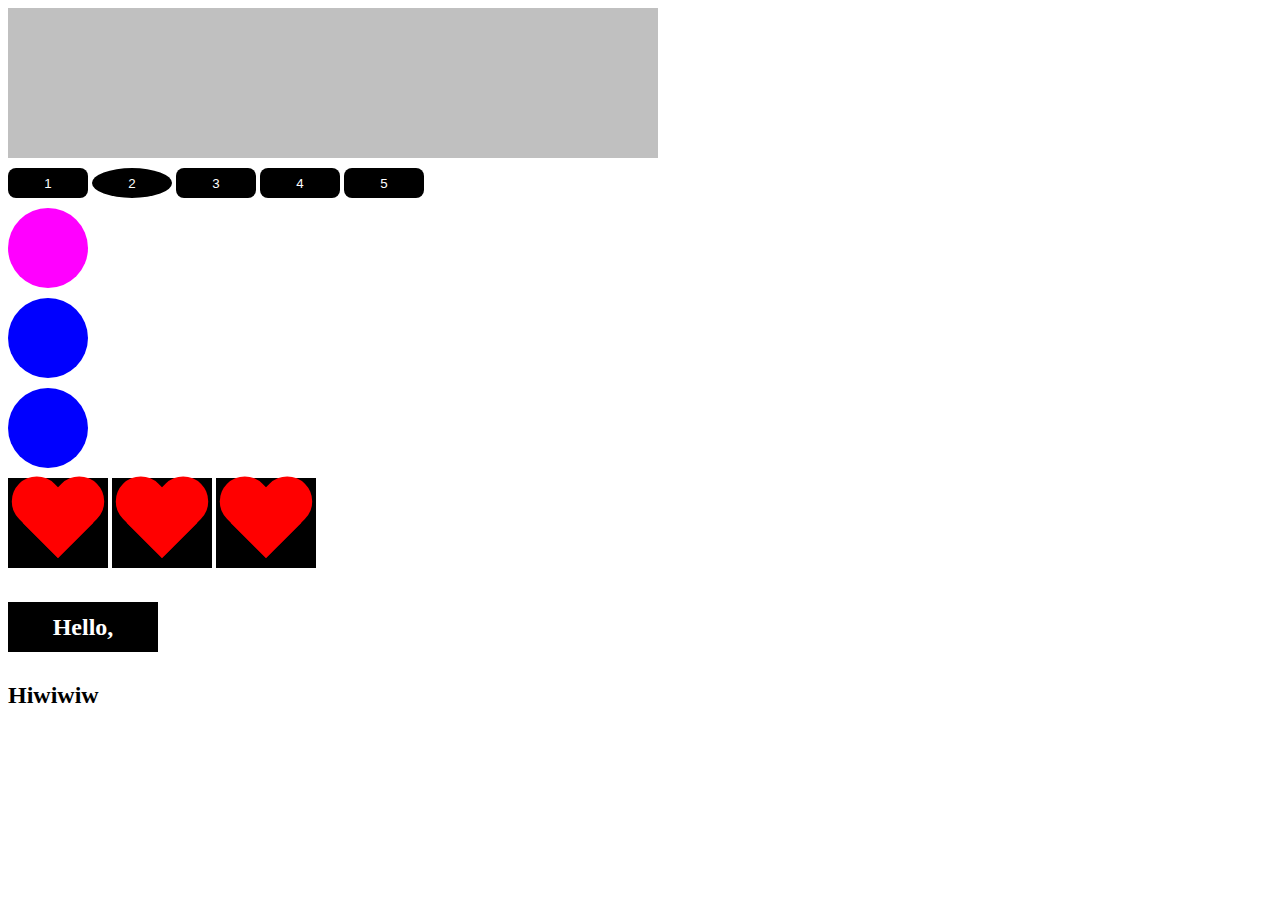
<file: elements/index.html>
<!DOCTYPE html>
<html lang="ru">
	<head>
		<meta charset="utf-8">
		<meta http-equiv="X-UA-Compatible" content="IE=edge">
		<title>JavaScript</title>
		<link rel="stylesheet" href="css/style.css">
	</head>
	<body>
		<div class="box" id="box"></div>
		<button>1</button>
		<button>2</button>
		<button>3</button>
		<button>4</button>
		<button>5</button>

		<div class="circle"></div>
		<div class="circle"></div>
		<div class="circle"></div>

		<div class="wrapper">
			<div class="heart"></div>
			<div class="heart"></div>
            <div class="heart"></div>
            
		</div>

		<script src="js/script.js"></script>
	</body>
</html>
</file>
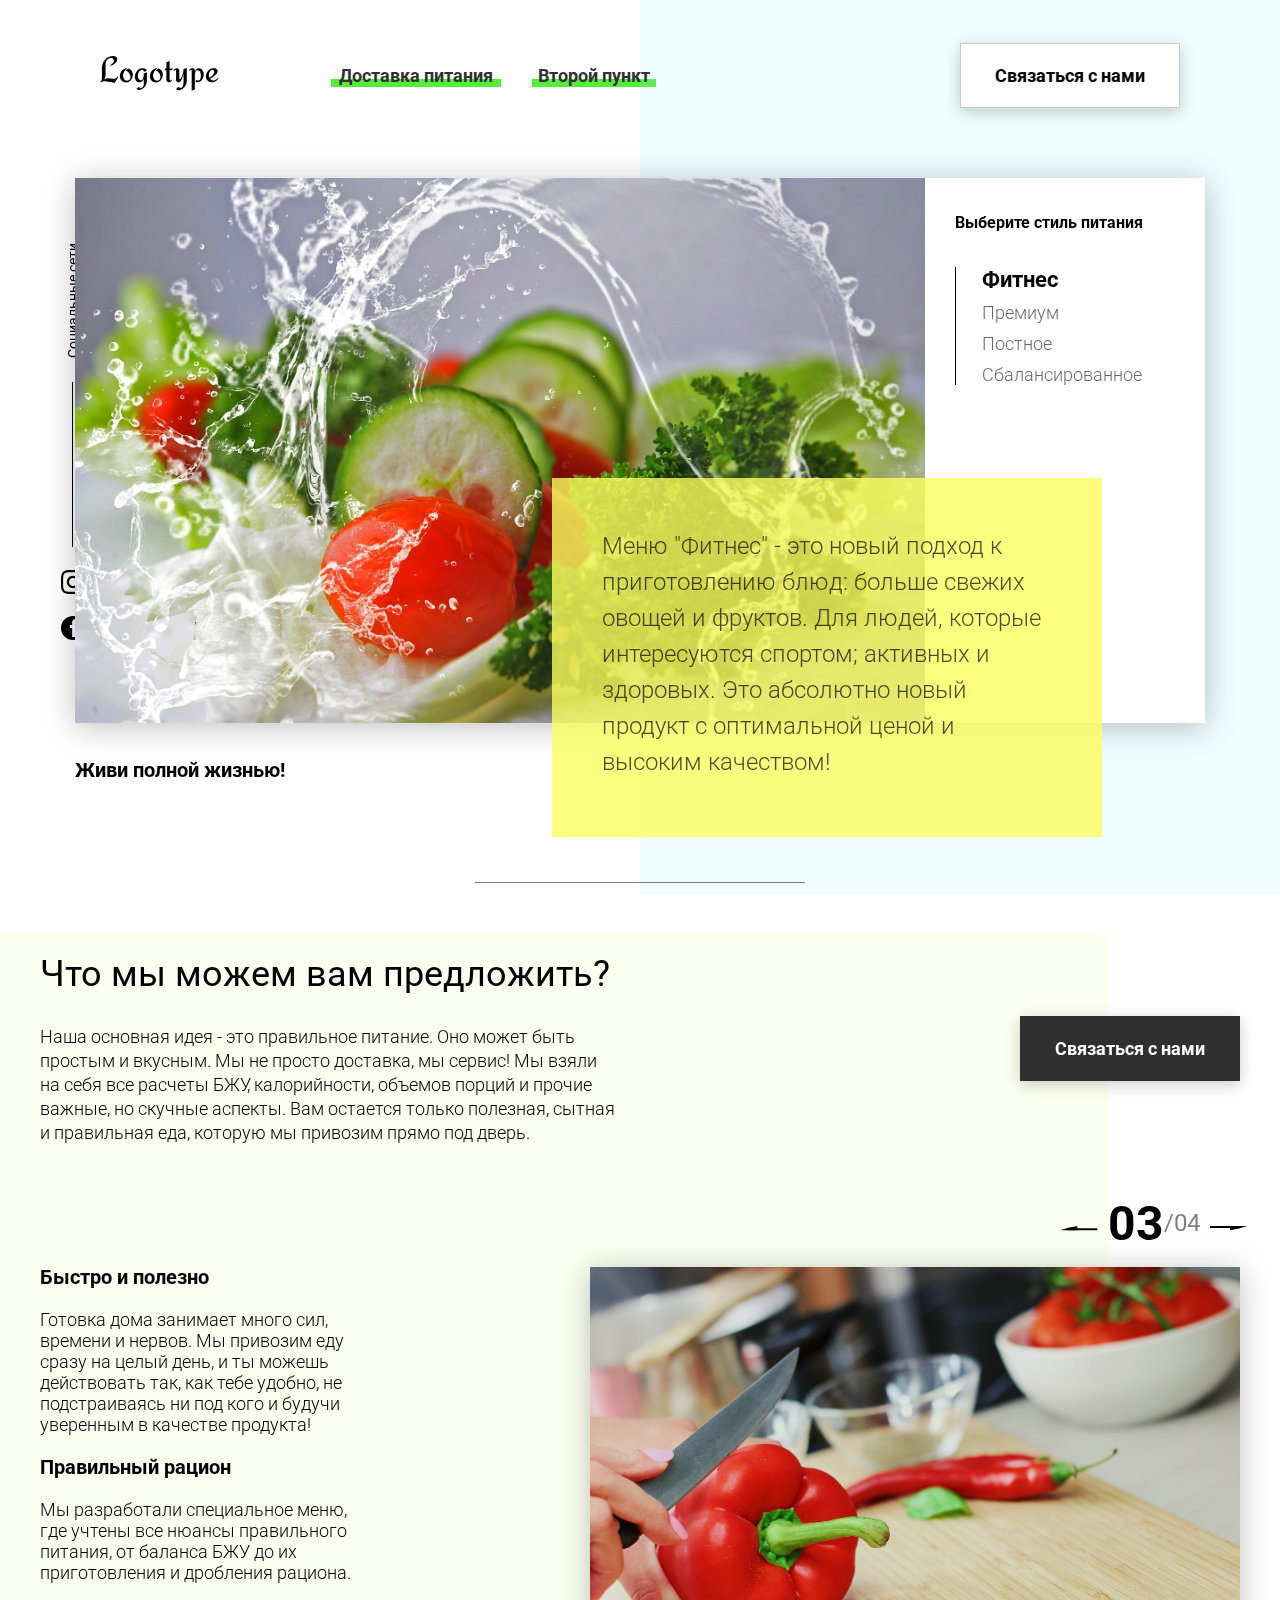
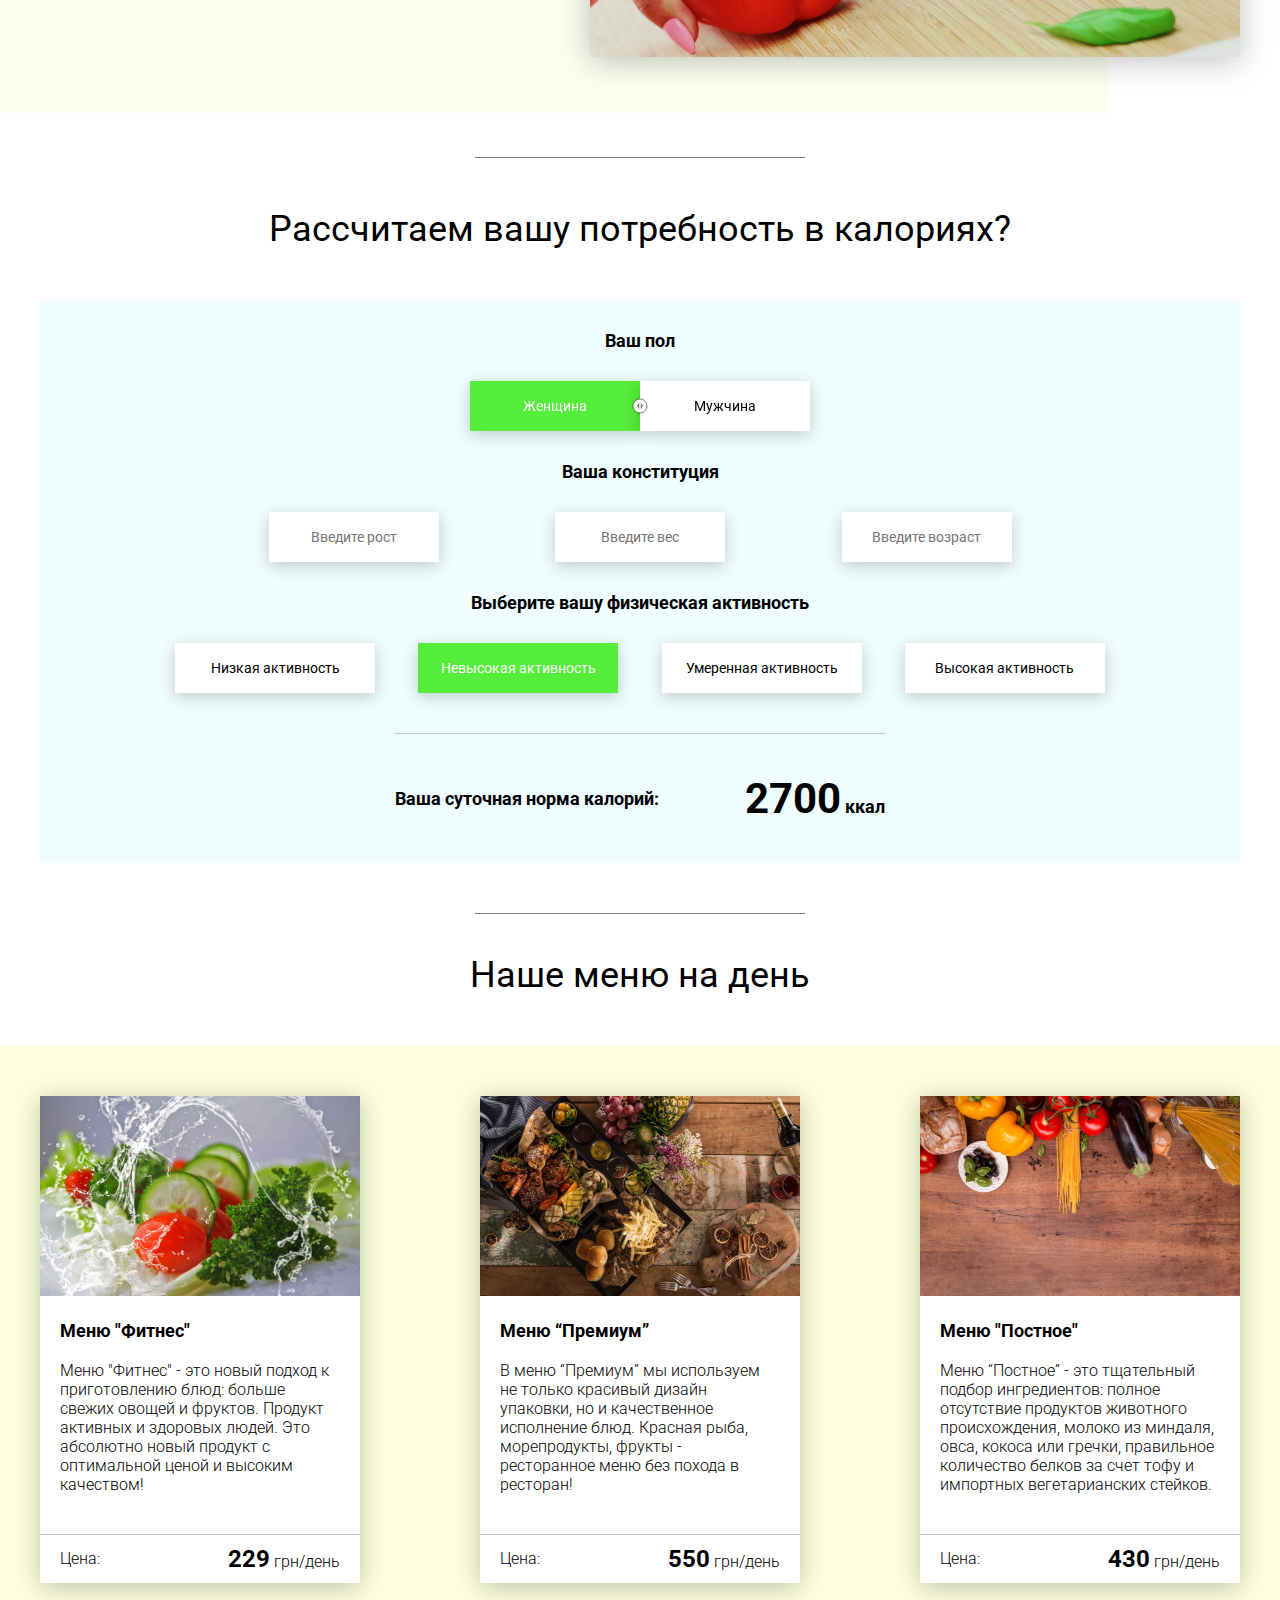
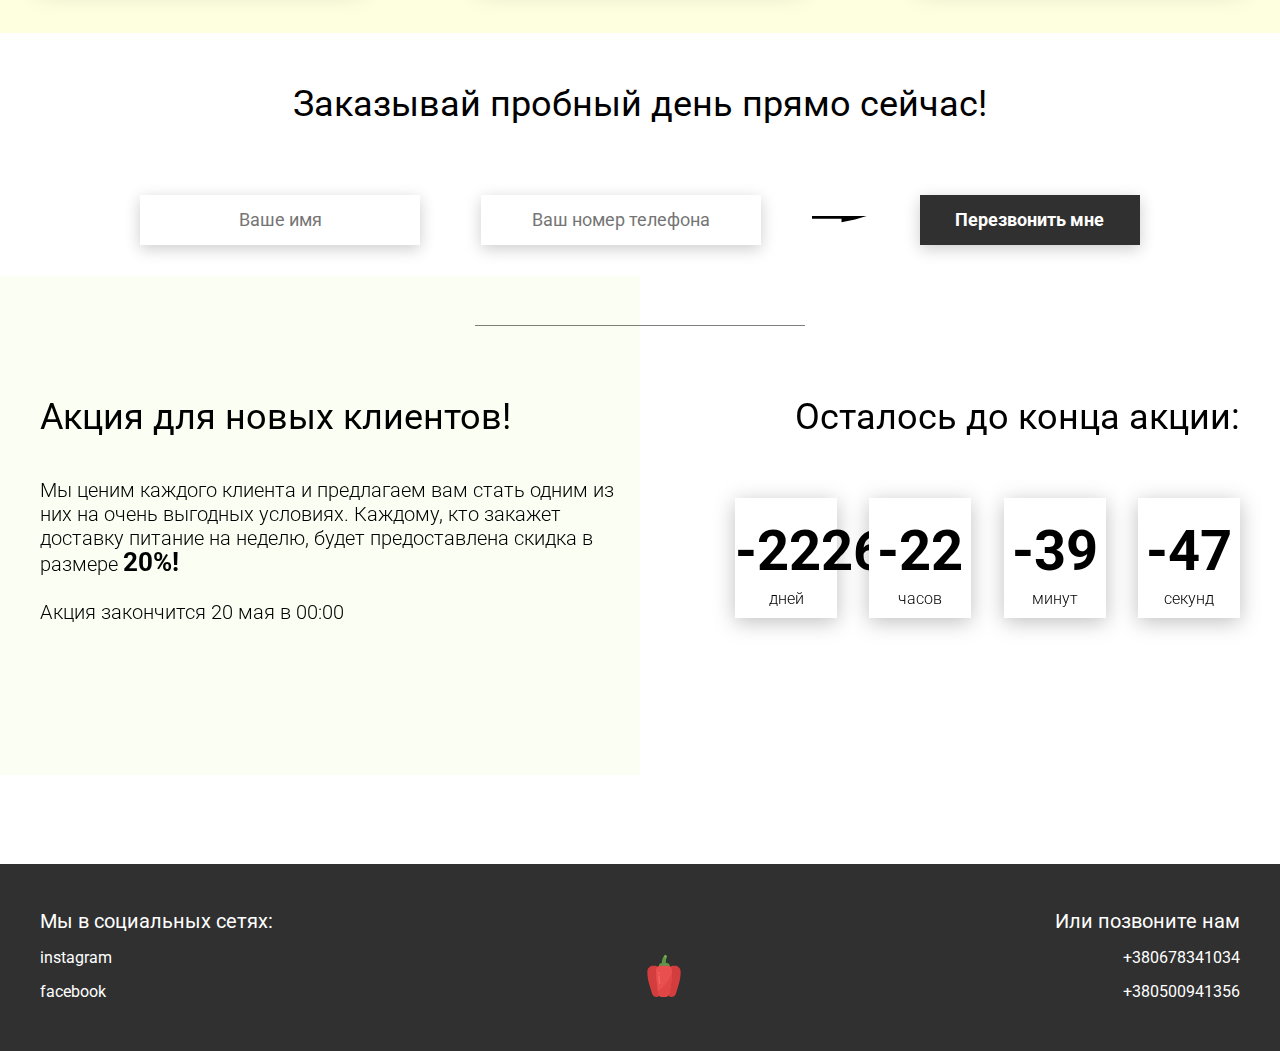
<file: food/index.html>
<!DOCTYPE html>
<html lang="en">
<head>
    <meta charset="UTF-8">
    <meta name="viewport" content="width=device-width, initial-scale=1.0">
    <title>Food</title>
    <link rel="stylesheet" href="css/style.css">
</head>
<body>
    <header class="header">
        <div class="header__left-block">
            <div class="header__logo">
                <img src="icons/logo.svg" alt="Логотип">
            </div>
            <nav class="header__links">
                <a href="#" class="header__link">Доставка питания</a>
                <a href="#" class="header__link">Второй пункт</a>
            </nav>
        </div>
        <div class="header__right-block">
            <button data-modal class="btn btn_white">Связаться с нами</button>
        </div>
    </header>
    <div class="sidepanel">
        <div class="sidepanel__text"><span>Социальные сети</span></div>
        <div class="sidepanel__divider"></div>
        <a href="#" class="sidepanel__icon">
            <img src="icons/instagram.svg" alt="instagram">
        </a>
        <a href="#" class="sidepanel__icon">
            <img src="icons/facebook.svg" alt="facebook">
        </a>
    </div>

    <div class="preview">
        <div class="bgc_blue"></div>
        <div class="container">
            <div class="tabcontainer">
                <div class="tabcontent">
                    <img src="img/tabs/vegy.jpg" alt="vegy">
                    <div class="tabcontent__descr">
                        Меню "Фитнес" - это новый подход к приготовлению блюд: больше свежих овощей и фруктов. Для людей, которые интересуются спортом; активных и здоровых. Это абсолютно новый продукт с оптимальной ценой и высоким качеством!
                    </div>
                </div>
                <div class="tabcontent">
                    <img src="img/tabs/elite.jpg" alt="elite">
                    <div class="tabcontent__descr">
                        Меню “Премиум” - мы используем не только красивый дизайн упаковки, но и качественное исполнение блюд. Красная рыба, морепродукты, фрукты - ресторанное меню без похода в ресторан!                                     
                    </div>
                </div>
                <div class="tabcontent">
                    <img src="img/tabs/post.jpg" alt="post">
                    <div class="tabcontent__descr">
                        Наше специальное “Постное меню” - это тщательный подбор ингредиентов: полное отсутствие продуктов животного происхождения. Полная гармония с собой и природой в каждом элементе! Все будет Ом!                                     
                    </div>
                </div>
                <div class="tabcontent">
                    <img src="img/tabs/vegy.jpg" alt="vegy">
                    <div class="tabcontent__descr">
                        Меню "Сбалансированное" - это соответствие вашего рациона всем научным рекомендациям. Мы тщательно просчитываем вашу потребность в к/б/ж/у и создаем лучшие блюда для вас.
                    </div>
                </div>
                <div class="tabheader">
                    <h3>Выберите стиль питания</h3>
                    <div class="tabheader__items">
                        <div class="tabheader__item tabheader__item_active">Фитнес</div>
                        <div class="tabheader__item">Премиум</div>
                        <div class="tabheader__item">Постное</div>
                        <div class="tabheader__item">Сбалансированное</div>
                    </div>
                </div>
            </div>
            <div class="preview__life">Живи полной жизнью!</div>
        </div>
    </div>

    <div class="divider"></div>

    <div class="offer">
        <div class="bgc_y"></div>
        <div class="container">
            <div class="offer__text">
                <h2 class="title">Что мы можем вам предложить?</h2>
                <div class="offer__descr">
                    Наша основная идея - это правильное питание. Оно может быть простым и вкусным. Мы не просто доставка, мы сервис! Мы взяли на себя все расчеты БЖУ, калорийности, объемов порций и прочие важные, но скучные аспекты. Вам остается только полезная, сытная и правильная еда, которую мы привозим прямо под дверь.
                </div>
            </div>
            <div class="offer__action">
                <button data-modal class="btn btn_dark">Связаться с нами</button>
            </div>
        </div>
        <div class="container">
            <div class="offer__advantages">
                <h2>Быстро и полезно</h2>
                <div class="offer__advantages-text">
                    Готовка дома занимает много сил, времени и нервов. Мы привозим еду сразу на целый день, и ты можешь действовать так, как тебе удобно, не подстраиваясь ни под кого и будучи уверенным в качестве продукта!
                </div>
                <h2>Правильный рацион</h2>
                <div class="offer__advantages-text">
                    Мы разработали специальное меню, где учтены все нюансы правильного питания, от баланса БЖУ до их приготовления и дробления рациона.
                </div>
            </div>
            <div class="offer__slider">
                <div class="offer__slider-counter">
                    <div class="offer__slider-prev">
                        <img src="icons/left.svg" alt="prev">
                    </div>
                    <span id="current">03</span>
                    /
                    <span id="total">04</span>
                    <div class="offer__slider-next">
                        <img src="icons/right.svg" alt="next">
                    </div>
                </div>
                <div class="offer__slider-wrapper">
                    <div class="offer__slide">
                        <img src="img/slider/pepper.jpg" alt="pepper">
                    </div>
                    <!-- <div class="offer__slide">
                        <img src="img/slider/food-12.jpg" alt="food">
                    </div>
                    <div class="offer__slide">
                        <img src="img/slider/olive-oil.jpg" alt="oil">
                    </div>
                    <div class="offer__slide">
                        <img src="img/slider/paprika.jpg" alt="paprika">
                    </div> -->
                </div>
            </div>
        </div>
    </div>

    <div class="divider"></div>

    <div class="calculating">
        <div class="container">
            <h2 class="title">Рассчитаем вашу потребность в калориях?
            </h2>
            <div class="calculating__field">
                <div class="calculating__subtitle">
                    Ваш пол
                </div>
                <div class="calculating__choose" id="gender">
                    <div class="calculating__choose-item calculating__choose-item_active">Женщина</div>
                    <div class="calculating__choose-item">Мужчина</div>
                </div>

                <div class="calculating__subtitle">
                    Ваша конституция
                </div>
                <div class="calculating__choose calculating__choose_medium">
                    <input type="text" id="height" placeholder="Введите рост" class="calculating__choose-item">
                    <input type="text" id="weight" placeholder="Введите вес"  class="calculating__choose-item">
                    <input type="text" id="age" placeholder="Введите возраст" class="calculating__choose-item">
                </div>

                <div class="calculating__subtitle">
                    Выберите вашу физическая активность
                </div>
                <div class="calculating__choose calculating__choose_big">
                    <div id="low" class="calculating__choose-item">Низкая активность </div>
                    <div id="small"  class="calculating__choose-item calculating__choose-item_active">Невысокая активность</div>
                    <div id="medium" class="calculating__choose-item">Умеренная активность</div>
                    <div id="high" class="calculating__choose-item">Высокая активность</div>
                </div>

                <div class="calculating__divider"></div>

                <div class="calculating__total">
                    <div class="calculating__subtitle">
                        Ваша суточная норма калорий:
                    </div>
                    <div class="calculating__result">
                        <span>2700</span> ккал
                    </div>
                </div>
            </div>
        </div>
    </div>

    <div class="divider"></div>

    <div class="menu">
        <h2 class="title">Наше меню на день</h2>

        <div class="menu__field">
            <div class="container">
                <div class="menu__item">
                    <img src="img/tabs/vegy.jpg" alt="vegy">
                    <h3 class="menu__item-subtitle">Меню "Фитнес"</h3>
                    <div class="menu__item-descr">Меню "Фитнес" - это новый подход к приготовлению блюд: больше свежих овощей и фруктов. Продукт активных и здоровых людей. Это абсолютно новый продукт с оптимальной ценой и высоким качеством!</div>
                    <div class="menu__item-divider"></div>
                    <div class="menu__item-price">
                        <div class="menu__item-cost">Цена:</div>
                        <div class="menu__item-total"><span>229</span> грн/день</div>
                    </div>
                </div>
                <div class="menu__item">
                    <img src="img/tabs/elite.jpg" alt="elite">
                    <h3 class="menu__item-subtitle">Меню “Премиум”</h3>
                    <div class="menu__item-descr">В меню “Премиум” мы используем не только красивый дизайн упаковки, но и качественное исполнение блюд. Красная рыба, морепродукты, фрукты - ресторанное меню без похода в ресторан!</div>
                    <div class="menu__item-divider"></div>
                    <div class="menu__item-price">
                        <div class="menu__item-cost">Цена:</div>
                        <div class="menu__item-total"><span>550</span> грн/день</div>
                    </div>
                </div>
                <div class="menu__item">
                    <img src="img/tabs/post.jpg" alt="post">
                    <h3 class="menu__item-subtitle">Меню "Постное"</h3>
                    <div class="menu__item-descr">Меню “Постное” - это тщательный подбор ингредиентов: полное отсутствие продуктов животного происхождения, молоко из миндаля, овса, кокоса или гречки, правильное количество белков за счет тофу и импортных вегетарианских стейков. </div>
                    <div class="menu__item-divider"></div>
                    <div class="menu__item-price">
                        <div class="menu__item-cost">Цена:</div>
                        <div class="menu__item-total"><span>430</span> грн/день</div>
                    </div>
                </div>
            </div>
        </div>
    </div>

    <div class="order">
        <div class="container">
            <div class="title">Заказывай пробный день прямо сейчас!</div>
            <form action="#" class="order__form">
                <input required placeholder="Ваше имя" name="name" type="text" class="order__input">
                <input required placeholder="Ваш номер телефона" name="phone" type="phone" class="order__input">
                <img src="icons/right.svg" alt="right">
                <button class="btn btn_dark btn_min">Перезвонить мне</button>
            </form>
        </div>
    </div>

    <div class="divider"></div>

    <div class="promotion">
        <div class="bgc_y"></div>
        <div class="container">
            <div class="promotion__text">
                <div class="title">Акция для новых клиентов!</div>
                <div class="promotion__descr">
                    Мы ценим каждого клиента и предлагаем вам стать одним из них на очень выгодных условиях. 
                    Каждому, кто закажет доставку питание на неделю, будет предоставлена скидка в размере <span>20%!</span>
                    <br><br>
                    Акция закончится 20 мая в 00:00
                </div>
            </div>
            <div class="promotion__timer">
                <div class="title">Осталось до конца акции:</div>
                <div class="timer">
                    <div class="timer__block">
                        <span id="days">12</span>
                        дней
                    </div>
                    <div class="timer__block">
                        <span id="hours">20</span>
                        часов
                    </div>
                    <div class="timer__block">
                        <span id="minutes">56</span>
                        минут
                    </div>
                    <div class="timer__block">
                        <span id="seconds">20</span>
                        секунд
                    </div>
                </div>
            </div>
        </div>
    </div>

    <footer class="footer">
        <div class="container">
            <div class="social">
                <div class="subtitle">Мы в социальных сетях:</div>
                <a href="#" class="link">instagram</a>
                <a href="#" class="link">facebook</a>
            </div>
            <div class="pepper">
                <img src="icons/veg.svg" alt="pepper">
            </div>
            <div class="call">
                <div class="subtitle">Или позвоните нам</div>
                <a href="#" class="link">+380678341034</a>
                <a href="#" class="link">+380500941356</a>
            </div>
        </div>
    </footer>

    <div class="modal">
        <div class="modal__dialog">
            <div class="modal__content">
                <form action="#">
                    <div data-close class="modal__close">&times;</div>
                    <div class="modal__title">Мы свяжемся с вами как можно быстрее!</div>
                    <input required placeholder="Ваше имя" name="name" type="text" class="modal__input">
                    <input required placeholder="Ваш номер телефона" name="phone" type="phone" class="modal__input">
                    <button class="btn btn_dark btn_min">Перезвонить мне</button>
                </form>
            </div>
        </div>
    </div>
<script defer src="js/script.js"></script>
</body>
</html>
</file>
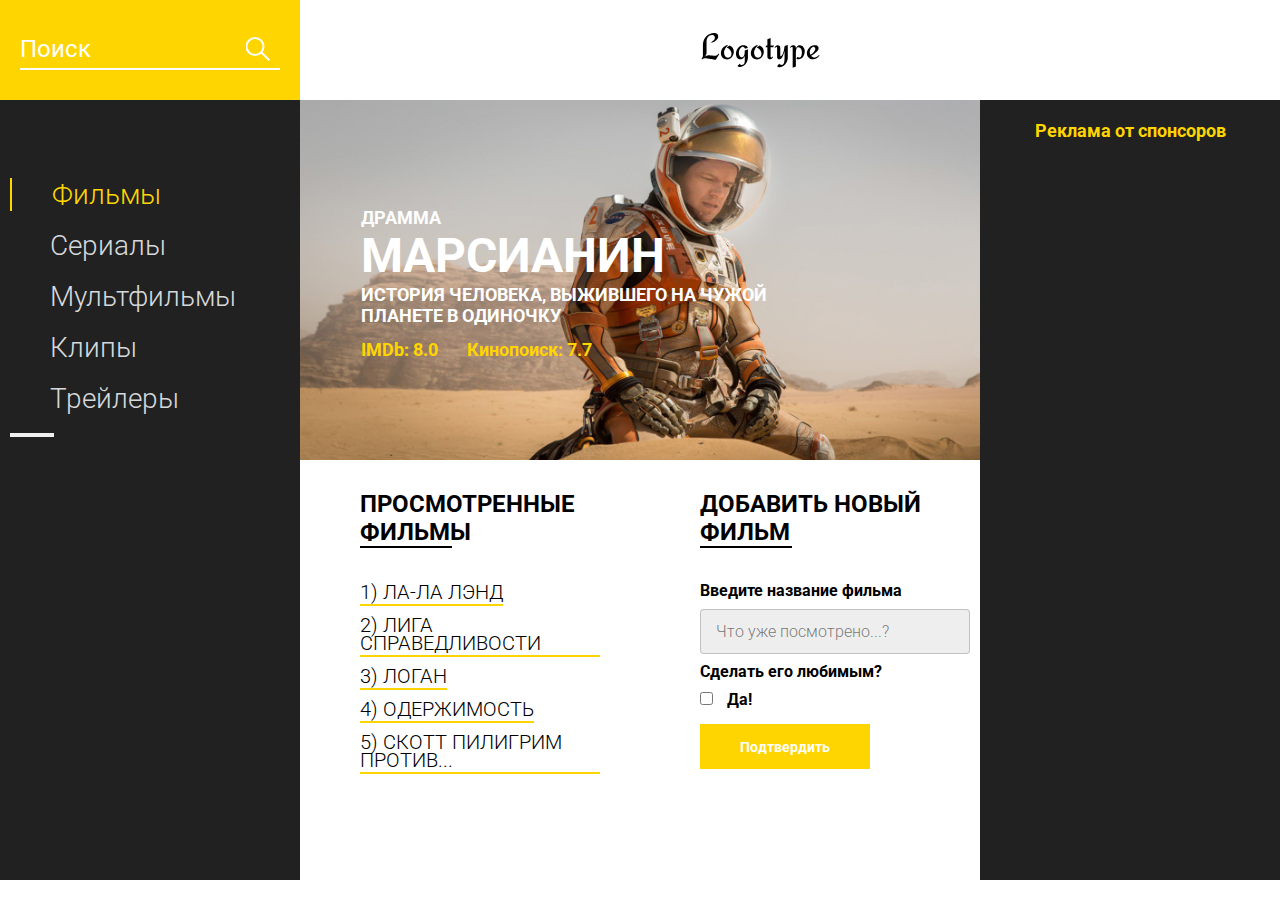
<file: project/index.html>
<!DOCTYPE html>
<html lang="en">
<head>
    <meta charset="UTF-8">
    <meta name="viewport" content="width=device-width, initial-scale=1.0">
    <title>Movie DB</title>
    <link href="https://fonts.googleapis.com/css?family=Roboto:300,400,700&display=swap&subset=cyrillic-ext" rel="stylesheet">
    <link rel="stylesheet" href="css/style.min.css">
</head>
<body>
    <header class="header">
        <div class="header__search">
            <form action="#">
                <input type="text" placeholder="Поиск">
            </form>
        </div>
        <div class="header__logo">
            <img src="icons/Logotype.svg" alt="logo">
        </div>
    </header>
    <main class="promo">
        <div class="promo__menu">
            <nav class="promo__menu-list">
                <ul>
                    <li><a class="promo__menu-item promo__menu-item_active" href="#">Фильмы</a></li>
                    <li><a class="promo__menu-item" href="#">Сериалы</a></li>
                    <li><a class="promo__menu-item" href="#">Мультфильмы</a></li>
                    <li><a class="promo__menu-item" href="#">Клипы</a></li>
                    <li><a class="promo__menu-item" href="#">Трейлеры</a></li>
                </ul>
            </nav>
        </div>
        <div class="promo__content">
            <div class="promo__bg">
                <div class="promo__genre">КОМЕДИЯ</div>
                <div class="promo__title">МАРСИАНИН</div>
                <div class="promo__descr">ИСТОРИЯ ЧЕЛОВЕКА, ВЫЖИВШЕГО НА ЧУЖОЙ ПЛАНЕТЕ В ОДИНОЧКУ</div>
                <div class="promo__ratings">
                    <span>IMDb: 8.0</span>
                    <span>Кинопоиск: 7.7</span>
                </div>
            </div>
            <div class="promo__interactive">
                <div>
                    <div class="promo__interactive-title">ПРОСМОТРЕННЫЕ ФИЛЬМЫ</div>
                    <ul class="promo__interactive-list">
                        <li class="promo__interactive-item">ЛОГАН
                            <div class="delete"></div>
                        </li>
                        <li class="promo__interactive-item">ЛИГА СПРАВЕДЛИВОСТИ
                            <div class="delete"></div>
                        </li>
                        <li class="promo__interactive-item">ЛА-ЛА ЛЭНД
                            <div class="delete"></div>
                        </li>
                        <li class="promo__interactive-item">ОДЕРЖИМОСТЬ
                            <div class="delete"></div>
                        </li>
                        <li class="promo__interactive-item">СКОТТ ПИЛИГРИМ ПРОТИВ...
                            <div class="delete"></div>
                        </li>
                    </ul>
                </div>
                <div>
                    <form class="add">
                        <div class="promo__interactive-title">ДОБАВИТЬ НОВЫЙ ФИЛЬМ</div>
                        <span>Введите название фильма</span>
                        <input class="adding__input" type="text" placeholder="Что уже посмотрено...?">
                        <span>Сделать его любимым?</span>
                        <input type="checkbox">
                        <span class="yes">Да!</span>
                        <button>Подтвердить</button>
                    </form>
                </div>
            </div>
        </div>
        <div class="promo__adv">
            <div class="promo__adv-title">Реклама от спонсоров</div>
            <img src="img/content_1.jpg" alt="some picture">
            <img src="img/content_2.jpg" alt="some picture">
            <img src="img/content_3.png" alt="some picture">
        </div>
    </main>

    <script src="js/script.js"></script>
</body>
</html>
</file>
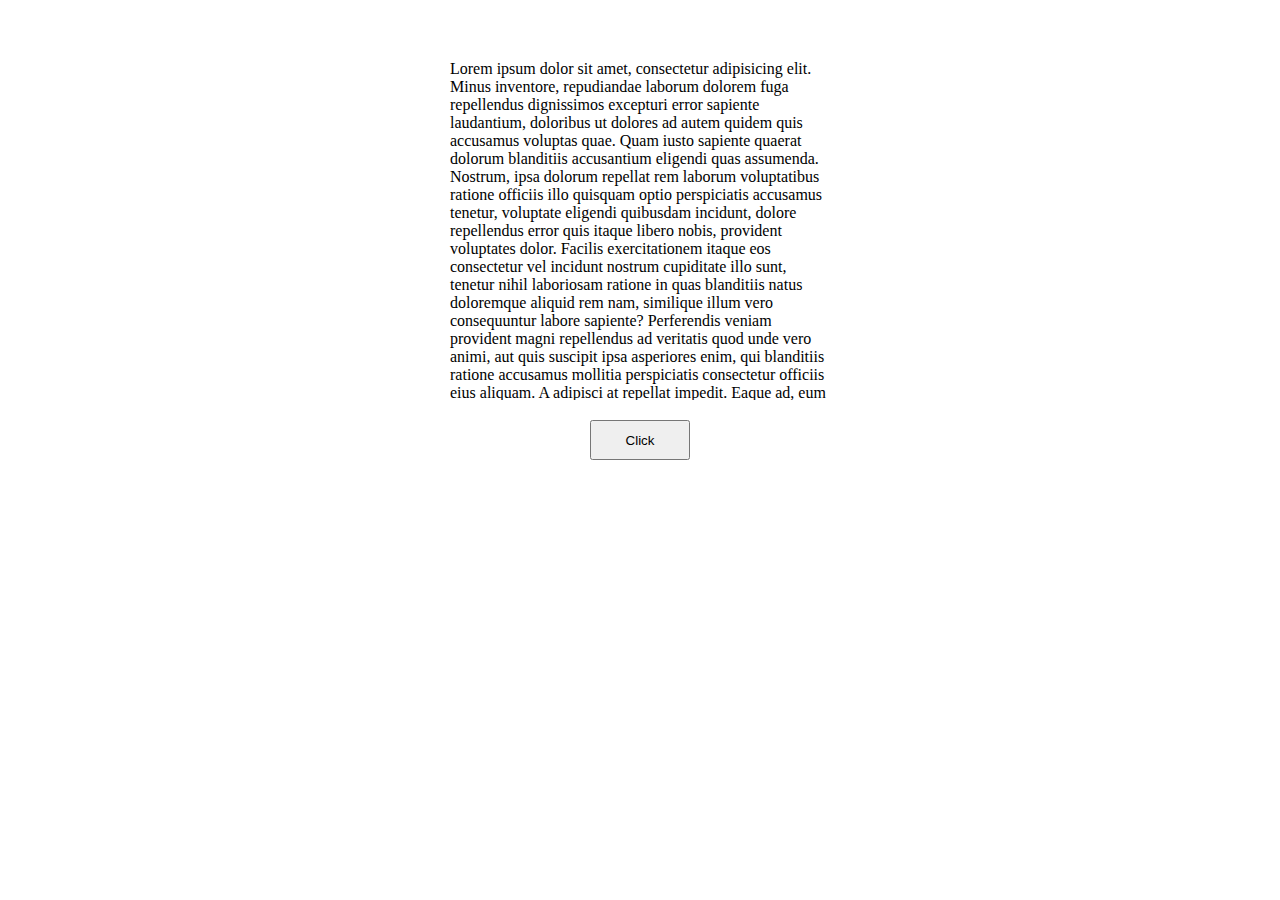
<file: scroll/index.html>
<!DOCTYPE html>
<html lang="ru">
  <head>
    <meta charset="utf-8">
    <meta http-equiv="X-UA-Compatible" content="IE=edge">
   	<title>JavaScript</title>
   	<link rel="stylesheet" href="style.css">
  </head>
  <body>
    
    <div class="box">Lorem ipsum dolor sit amet, consectetur adipisicing elit. Minus inventore, repudiandae laborum dolorem fuga repellendus dignissimos excepturi error sapiente laudantium, doloribus ut dolores ad autem quidem quis accusamus voluptas quae. Quam iusto sapiente quaerat dolorum blanditiis accusantium eligendi quas assumenda. Nostrum, ipsa dolorum repellat rem laborum voluptatibus ratione officiis illo quisquam optio perspiciatis accusamus tenetur, voluptate eligendi quibusdam incidunt, dolore repellendus error quis itaque libero nobis, provident voluptates dolor. Facilis exercitationem itaque eos consectetur vel incidunt nostrum cupiditate illo sunt, tenetur nihil laboriosam ratione in quas blanditiis natus doloremque aliquid rem nam, similique illum vero consequuntur labore sapiente? Perferendis veniam provident magni repellendus ad veritatis quod unde vero animi, aut quis suscipit ipsa asperiores enim, qui blanditiis ratione accusamus mollitia perspiciatis consectetur officiis eius aliquam. A adipisci at repellat impedit. Eaque ad, eum laudantium deserunt. Quis error voluptatem tempora quam ducimus aut, architecto odio voluptatum reiciendis. Atque error, deleniti similique non nam ratione. Perferendis, officiis mollitia laboriosam quam, nisi vel obcaecati vero dicta ducimus dolorum quas, excepturi consequatur fugiat sit minima repellendus quia aliquid numquam id autem unde dolorem quaerat odit. Harum eaque dolor dicta, accusantium deserunt eius deleniti nisi quas assumenda consectetur, odit modi exercitationem, officia doloribus quidem perferendis repellendus quos commodi eveniet cum beatae ea molestiae reprehenderit. Facilis, iste corporis earum. Nemo aliquam architecto error facilis amet, nihil sed excepturi necessitatibus rem delectus, omnis ipsa ut temporibus expedita quas natus ipsum fuga eum harum nisi facere cupiditate reiciendis! Id magnam blanditiis eligendi, nulla accusamus magni. Placeat quidem repellat explicabo minus esse numquam velit, accusantium a, cumque aperiam iure alias natus aliquam minima quas possimus assumenda quod, doloremque saepe perspiciatis nulla vero quibusdam voluptates. Nihil, aliquam maiores earum non similique quos? Quos cumque est illum assumenda perspiciatis, obcaecati atque doloribus cum soluta sit qui, deserunt reprehenderit quibusdam ratione odio similique a, quod cupiditate! Accusamus hic minus numquam, repellendus, ullam beatae itaque ad laudantium doloremque dolore error praesentium provident consequuntur consectetur culpa necessitatibus facere. Adipisci dignissimos fugiat consequuntur temporibus magni eius deleniti. Reiciendis, distinctio nesciunt modi repellendus aperiam quia dolore porro, pariatur eos. Ducimus iusto officiis cupiditate, error modi eius, dolores maxime a eaque tenetur? Quae nulla reprehenderit voluptatibus fugit cum distinctio hic libero maiores fugiat, atque amet qui cupiditate pariatur quaerat illo similique sunt doloribus modi reiciendis blanditiis in voluptatem esse. Hic voluptates atque beatae nihil ad perspiciatis repudiandae, consequuntur non nesciunt maiores alias eos odit, officiis inventore eaque aperiam voluptatibus. Fugiat eum esse nam saepe soluta ab accusamus nemo fuga aut, distinctio officia atque. Voluptatibus perspiciatis magni harum incidunt aliquid temporibus quas labore exercitationem. Alias mollitia magnam sequi, totam corrupti temporibus facere praesentium iste velit aliquam minus enim cupiditate rem. Iste molestiae maxime illum non accusantium voluptas blanditiis, quod consectetur, quidem est culpa voluptates obcaecati, ipsum ab natus vitae! Consectetur animi quae tenetur odio repellendus natus tempora ipsa culpa, inventore accusamus ea corporis doloribus id harum voluptatem, praesentium temporibus, explicabo totam mollitia molestiae est iusto vel repellat molestias. Repellat placeat voluptas quaerat eaque, illum dicta rerum numquam sunt!</div>
    <button>Click</button>
	<script src="script.js"></script>
  </body>
</html>
</file>
<file: elements/css/style.css>
.box {
  width: 150px;
  height: 150px;
  background-color: red;
}
button {
	width: 80px;
	height: 30px;
	margin-top: 10px;
	border: none;
	border-radius: 8px;
	background-color: #000;
	color: #fff;
	cursor: pointer;
	outline: none;
}

.circle {
	width: 80px;
	height: 80px;
	background-color: blue;
	display: block;
	margin-top: 10px;
	border-radius: 100%;
}

.heart {
	display: inline-block;
    position: relative;
    width: 100px;
    height: 90px;
    margin-top: 10px;
}
.heart:before,
.heart:after {
    position: absolute;
    content: "";
    left: 50px;
    top: 0;
    width: 50px;
    height: 80px;
    background: red;
    -moz-border-radius: 50px 50px 0 0;
    border-radius: 50px 50px 0 0;
    -webkit-transform: rotate(-45deg);
       -moz-transform: rotate(-45deg);
        -ms-transform: rotate(-45deg);
         -o-transform: rotate(-45deg);
            transform: rotate(-45deg);
    -webkit-transform-origin: 0 100%;
       -moz-transform-origin: 0 100%;
        -ms-transform-origin: 0 100%;
         -o-transform-origin: 0 100%;
            transform-origin: 0 100%;
}
.heart:after {
    left: 0;
    -webkit-transform: rotate(45deg);
       -moz-transform: rotate(45deg);
        -ms-transform: rotate(45deg);
         -o-transform: rotate(45deg);
            transform: rotate(45deg);
    -webkit-transform-origin: 100% 100%;
       -moz-transform-origin: 100% 100%;
        -ms-transform-origin: 100% 100%;
         -o-transform-origin: 100% 100%;
            transform-origin :100% 100%;
}
.black{
	width: 150px;
	height: 50px;
	line-height: 50px;
	text-align: center;
	background-color: black;
	margin-bottom: 30px;
	margin-top: 30px;
	color: #fff;
}
</file>
<file: food/css/style.css>
@import url(https://fonts.googleapis.com/css?family=Roboto:300,400,700&display=swap&subset=cyrillic-ext);*{box-sizing:border-box;margin:0;padding:0;font-family:Roboto,sans-serif}a{text-decoration:none}.btn{width:220px;height:65px;display:flex;justify-content:center;align-items:center;background-color:#fff;font-size:18px;font-weight:700;border:1px solid rgba(0,0,0,.2);box-shadow:0 4px 15px rgba(0,0,0,.2);cursor:pointer;transition:.3s all;outline:0}.btn_white{background-color:#fff}.btn_dark{background-color:#303030;color:#fff;border:none}.btn_min{height:50px}.btn:hover{box-shadow:0 4px 30px rgba(0,0,0,.3)}.container{max-width:1200px;margin:0 auto}.divider{width:330px;height:1px;margin:0 auto;background-color:rgba(0,0,0,.5)}.title{font-size:36px;font-weight:400}.header{display:flex;justify-content:space-between;align-items:center;height:150px;padding:0 100px}.header__left-block{display:flex;justify-content:space-between;min-width:550px}.header__logo{max-width:170px}.header__logo img{width:100%}.header__links{display:flex;align-items:center}.header__link{position:relative;margin-right:45px;font-weight:700;font-size:18px;color:#303030}.header__link:after{content:'';position:absolute;display:block;width:110%;left:-5%;bottom:-1px;z-index:-1;height:8px;background:#54ed39}.header__link:last-child{margin-right:0}.sidepanel{position:fixed;left:60px;top:240px;height:400px;width:25px;display:flex;flex-direction:column;justify-content:space-between;align-items:center}.sidepanel__text{width:120px;height:120px;font-size:14px}.sidepanel__text span{display:flex;transform:rotate(-90deg) translateX(-50px)}.sidepanel__divider{width:1px;height:165px;background-color:#000}.sidepanel__icon{width:24px;height:24px}.sidepanel__icon img{width:100%}.preview{padding:28px 0 100px 0;position:relative}.preview__life{font-weight:700;font-size:20px;margin-left:35px;margin-top:35px}.bgc_blue{position:absolute;right:0;top:-155px;width:50vw;height:900px;background:rgba(146,242,255,.15);z-index:-1}.tabcontainer{display:flex;width:1130px;margin:0 auto;box-shadow:0 4px 30px rgba(0,0,0,.25)}.tabcontent{width:850px;position:relative}.tabcontent img{width:100%;height:100%;object-fit:cover}.tabcontent__descr{position:absolute;top:300px;right:-177px;width:550px;height:359px;background:rgba(251,254,93,.8);padding:50px;font-size:24px;font-weight:300;line-height:36px;color:rgba(0,0,0,.7)}.tabheader{width:280px;padding:35px 30px;background-color:#fff}.tabheader h3{font-weight:700;font-size:16px}.tabheader__items{margin-top:35px;padding-left:26px;border-left:1px solid #000}.tabheader__item{font-weight:700;font-size:18px;font-weight:300;margin-top:10px;color:rgba(0,0,0,.6);cursor:pointer;transition:.3s all}.tabheader__item_active{color:#000;font-size:22px;font-weight:700}.offer{padding:70px 0 100px 0;position:relative}.offer .container{display:flex;justify-content:space-between}.offer .bgc_y{position:absolute;width:1109px;height:780px;background:rgba(243,255,222,.45);z-index:-1;top:50px}.offer__text{width:580px}.offer__descr{font-size:18px;margin-top:30px;font-weight:300;line-height:24px}.offer__action{display:flex;align-items:center;justify-content:flex-end}.offer__advantages{width:330px;margin-top:50px}.offer__advantages h2{font-weight:700;font-size:20px;margin-top:20px}.offer__advantages h2:first-child{margin-top:70px}.offer__advantages-text{margin-top:20px;font-size:18px;font-weight:300;line-height:21px}.offer__slider{width:650px;margin-top:50px;display:flex;flex-direction:column;align-items:flex-end}.offer__slider-counter{display:flex;width:180px;align-items:center;font-size:24px;color:rgba(0,0,0,.5)}.offer__slider-wrapper{width:100%;margin-top:15px;box-shadow:0 4px 30px rgba(0,0,0,.25)}.offer__slider-prev{margin-right:10px;cursor:pointer}.offer__slider-next{margin-left:10px;cursor:pointer}.offer__slider #current{font-size:48px;font-weight:700;color:#000}.offer__slide{width:100%;height:390px}.offer__slide img{width:100%;height:100%;object-fit:cover}.calculating{padding:50px 0}.calculating .title{text-align:center}.calculating__field{width:100%;margin-top:50px;background:rgba(146,242,255,.15);padding:30px 0 40px 0}.calculating__subtitle{text-align:center;font-size:18px;font-weight:700;margin-top:30px}.calculating__subtitle:first-child{margin-top:0}.calculating #gender:after{content:'';position:absolute;top:50%;transform:translateY(-50%);display:block;width:16px;height:16px;background:url(../icons/switch.svg) center center/cover no-repeat}.calculating__choose{position:relative;display:flex;margin-top:30px;justify-content:center}.calculating__choose-item{display:flex;align-items:center;justify-content:center;width:170px;height:50px;padding:0 10px;background:#fff;box-shadow:0 4px 15px rgba(0,0,0,.2);border:none;text-align:center;font-size:14px;cursor:pointer;outline:0;transition:.3s all}.calculating__choose-item_active{color:#fff;background-color:#54ed39}.calculating__choose_medium{width:743px;justify-content:space-between;margin:30px auto 0 auto}.calculating__choose_big{width:930px;justify-content:space-between;margin:30px auto 0 auto}.calculating__choose_big .calculating__choose-item{width:200px}.calculating__divider{width:490px;height:1px;margin:40px auto;background-color:rgba(0,0,0,.2)}.calculating__total{width:490px;margin:0 auto;display:flex;justify-content:space-between;align-items:center}.calculating__result{font-size:18px;font-weight:700}.calculating__result span{font-size:42px}.menu{padding:40px 0 50px 0}.menu .container{display:flex;justify-content:space-between;align-items:flex-start}.menu .title{text-align:center}.menu__field{margin-top:50px;padding:50px 0;width:100%;background:rgba(249,254,126,.25)}.menu__item{width:320px;min-height:450px;background:#fff;box-shadow:0 4px 25px rgba(0,0,0,.25);font-size:16px;font-weight:300}.menu__item img{width:100%;height:200px;object-fit:cover}.menu__item-subtitle{font-weight:700;font-size:18px;padding:0 20px;margin-top:20px}.menu__item-descr{margin-top:20px;padding:0 20px}.menu__item-divider{width:100%;height:1px;background-color:rgba(0,0,0,.25);margin-top:40px}.menu__item-price{display:flex;justify-content:space-between;align-items:center;padding:10px 20px}.menu__item-price span{font-size:24px;font-weight:700}.order{padding-bottom:80px}.order .title{text-align:center}.order__form{margin-top:70px;padding:0 100px;display:flex;justify-content:space-between;align-items:center}.order__form img{transform:scale(1.5)}.order__input{width:280px;height:50px;background:#fff;box-shadow:0 4px 15px rgba(0,0,0,.2);border:none;font-size:18px;text-align:center;padding:0 20px;outline:0}.promotion{padding:70px 0 240px 0;position:relative}.promotion .container{display:flex}.promotion .bgc_y{position:absolute;width:50%;height:499px;background:rgba(243,255,222,.35);z-index:-1;top:-50px;left:0}.promotion__text{width:50%}.promotion__descr{margin-top:40px;font-size:20px;line-height:24px;font-weight:300}.promotion__descr span{font-weight:700;font-size:26px}.promotion__timer{width:50%}.promotion__timer .title{text-align:right}.promotion__timer .timer{margin-top:60px;padding-left:95px;display:flex;justify-content:space-between;align-items:center}.promotion__timer .timer__block{width:102px;height:120px;background:#fff;box-shadow:0 4px 20px rgba(0,0,0,.25);font-size:16px;font-weight:300;text-align:center}.promotion__timer .timer__block span{display:block;margin-top:20px;margin-bottom:5px;font-size:56px;font-weight:700}.footer{min-height:180px;background-color:#303030;padding:45px 0 50px 0;color:#fff}.footer .container{height:100%;display:flex;justify-content:space-between;align-items:flex-end}.footer .subtitle{font-size:20px}.footer .link{display:block;margin-top:15px;font-size:16px;color:#fff}.footer .call{text-align:right}.modal{position:fixed;top:0;left:0;z-index:1050;display:none;width:100%;height:100%;overflow:hidden;background-color:rgba(0,0,0,.5)}.modal__dialog{max-width:500px;margin:40px auto}.modal__content{position:relative;width:100%;padding:40px;background-color:#fff;border:1px solid rgba(0,0,0,.2);border-radius:4px;max-height:80vh;overflow-y:auto}.modal__close{position:absolute;top:8px;right:14px;font-size:30px;color:#000;opacity:.5;font-weight:700;border:none;background-color:transparent;cursor:pointer}.modal__title{text-align:center;font-size:22px;text-transform:uppercase}.modal__input{display:block;margin:20px auto 20px auto;width:280px;height:50px;background:#fff;box-shadow:0 4px 15px rgba(0,0,0,.2);border:none;font-size:18px;text-align:center;padding:0 20px;outline:0}.modal .btn{display:block;width:280px;margin:0 auto}.show {display: block;}.hide {display: none;}.fade {animation-name: fade; animation-duration: 1.5s;}@keyframes fade{from {opacity: .1;}to {opacity: 1;}}
</file>
<file: scroll/style.css>
.box {
box-sizing: border-box;
  width: 400px;
  height: 350px;
  overflow: scroll;
  margin: 0 auto;
  margin-top: 50px;
  padding: 10px;
}
button {
  width: 100px;
  height: 40px;
  display: block;
  margin: 0 auto;
  margin-top: 20px; 
}
</file>
<file: project/css/style.min.css>
*{-webkit-box-sizing:border-box;box-sizing:border-box;margin:0;padding:0;font-family:'Roboto', sans-serif}.header{display:-webkit-box;display:-ms-flexbox;display:flex;height:100px}.header__search{display:-webkit-box;display:-ms-flexbox;display:flex;-webkit-box-pack:center;-ms-flex-pack:center;justify-content:center;-webkit-box-align:center;-ms-flex-align:center;align-items:center;height:100%;width:300px;background:#FFD500}.header__search form{position:relative;width:260px;height:30px}.header__search form input{width:100%;border:none;border-bottom:2px solid #fff;background-color:transparent;color:#fff;font-size:24px;line-height:28px;padding-bottom:5px;outline:none}.header__search form input::-webkit-input-placeholder{color:#fff}.header__search form input:-ms-input-placeholder{color:#fff}.header__search form input::-ms-input-placeholder{color:#fff}.header__search form input::placeholder{color:#fff}.header__search form:after{content:'';display:block;position:absolute;top:2px;right:10px;background:url("../icons/search.svg") center center/cover no-repeat;width:24px;height:24px}.header__logo{display:-webkit-box;display:-ms-flexbox;display:flex;-webkit-box-pack:center;-ms-flex-pack:center;justify-content:center;-webkit-box-align:center;-ms-flex-align:center;align-items:center;height:100%;width:calc(100% - 360px)}.promo{height:780px;display:-webkit-box;display:-ms-flexbox;display:flex}.promo__menu{width:300px;height:100%;background:#212121;padding:60px 0 0 10px}.promo__menu-item{display:block;font-size:28px;line-height:33px;color:#D6D9DC;text-decoration:none;font-weight:300;padding-left:40px;margin-top:18px}.promo__menu-item:hover{color:#FFD500}.promo__menu-item_active{border-left:2px solid  #FFD500;color:#FFD500}.promo__content{width:calc(100% - 600px)}.promo__bg{height:360px;background:url("../img/mars.webp") center center/cover no-repeat;background-position:top;padding:107px 0 0 61px}.promo__genre{font-weight:bold;font-size:18px;line-height:21px;color:#FFFFFF;text-transform:uppercase}.promo__title{font-weight:bold;font-size:48px;line-height:56px;color:#FFFFFF;text-transform:uppercase}.promo__descr{width:481px;font-weight:bold;font-size:18px;line-height:21px;color:#FFFFFF;text-transform:uppercase}.promo__ratings{margin-top:13px}.promo__ratings span{font-weight:bold;font-size:18px;line-height:21px;color:#FFD500;margin-right:25px}.promo__interactive{display:-webkit-box;display:-ms-flexbox;display:flex}.promo__interactive>div{width:50%;padding:30px 0 0 60px}.promo__interactive-title{display:inline-block;font-weight:bold;font-size:24px;line-height:28px;color:#000000}.promo__interactive-title:after{content:'';display:block;width:33%;height:2px;background-color:#000}.promo__interactive-list{list-style-type:none;margin-top:35px;display:-webkit-box;display:-ms-flexbox;display:flex;-webkit-box-orient:vertical;-webkit-box-direction:normal;-ms-flex-direction:column;flex-direction:column;-webkit-box-align:start;-ms-flex-align:start;align-items:flex-start}.promo__interactive-item{display:inline-block;position:relative;font-weight:300;font-size:20px;line-height:18px;color:#000000;margin-bottom:15px;padding-right:40px;text-transform:uppercase}.promo__interactive-item span{display:block;position:absolute;left:-30px;top:50%;-webkit-transform:translateY(-50%);transform:translateY(-50%);width:20px;height:20px;background:url("../icons/Star.svg") center center/cover no-repeat}.promo__interactive-item:before{content:'';position:absolute;bottom:-5px;display:block;width:calc(100% - 40px);height:2px;background-color:#FFD500}.promo__interactive-item:hover .delete{content:'';display:block;position:absolute;right:0px;top:50%;-webkit-transform:translateY(-50%);transform:translateY(-50%);width:20px;height:20px;background:url("../icons/trash.png") center center/cover no-repeat;cursor:pointer}.promo__interactive .add .promo__interactive-title{margin-bottom:25px}.promo__interactive .add span{display:block;margin:10px 0;font-weight:bold;font-size:16px;line-height:16px;color:#000000}.promo__interactive .add .yes{display:inline;margin-left:10px}.promo__interactive .add input[type="text"]{width:270px;height:45px;line-height:50px;font-size:16px;background:rgba(196,196,196,0.29);border:1px solid rgba(0,0,0,0.19);padding:0 15px;outline:none;border-radius:4px}.promo__interactive .add input[type="text"]::-webkit-input-placeholder{font-weight:300;font-size:16px;color:rgba(0,0,0,0.53)}.promo__interactive .add input[type="text"]:-ms-input-placeholder{font-weight:300;font-size:16px;color:rgba(0,0,0,0.53)}.promo__interactive .add input[type="text"]::-ms-input-placeholder{font-weight:300;font-size:16px;color:rgba(0,0,0,0.53)}.promo__interactive .add input[type="text"]::placeholder{font-weight:300;font-size:16px;color:rgba(0,0,0,0.53)}.promo__interactive .add button{display:block;margin-top:15px;width:170px;height:45px;background:#FFD500;font-weight:bold;font-size:14px;line-height:14px;color:#FFFFFF;border:none;outline:none;cursor:pointer}.promo__interactive .add button:active{-webkit-transform:scale(0.95);transform:scale(0.95)}.promo__adv{background:#212121;width:300px;height:100%}.promo__adv-title{font-weight:bold;font-size:18px;line-height:21px;color:#FFD500;margin:20px 0;text-align:center}.promo__adv img{width:100%;margin-bottom:10px}
/*# sourceMappingURL=style.min.css.map */
</file>
